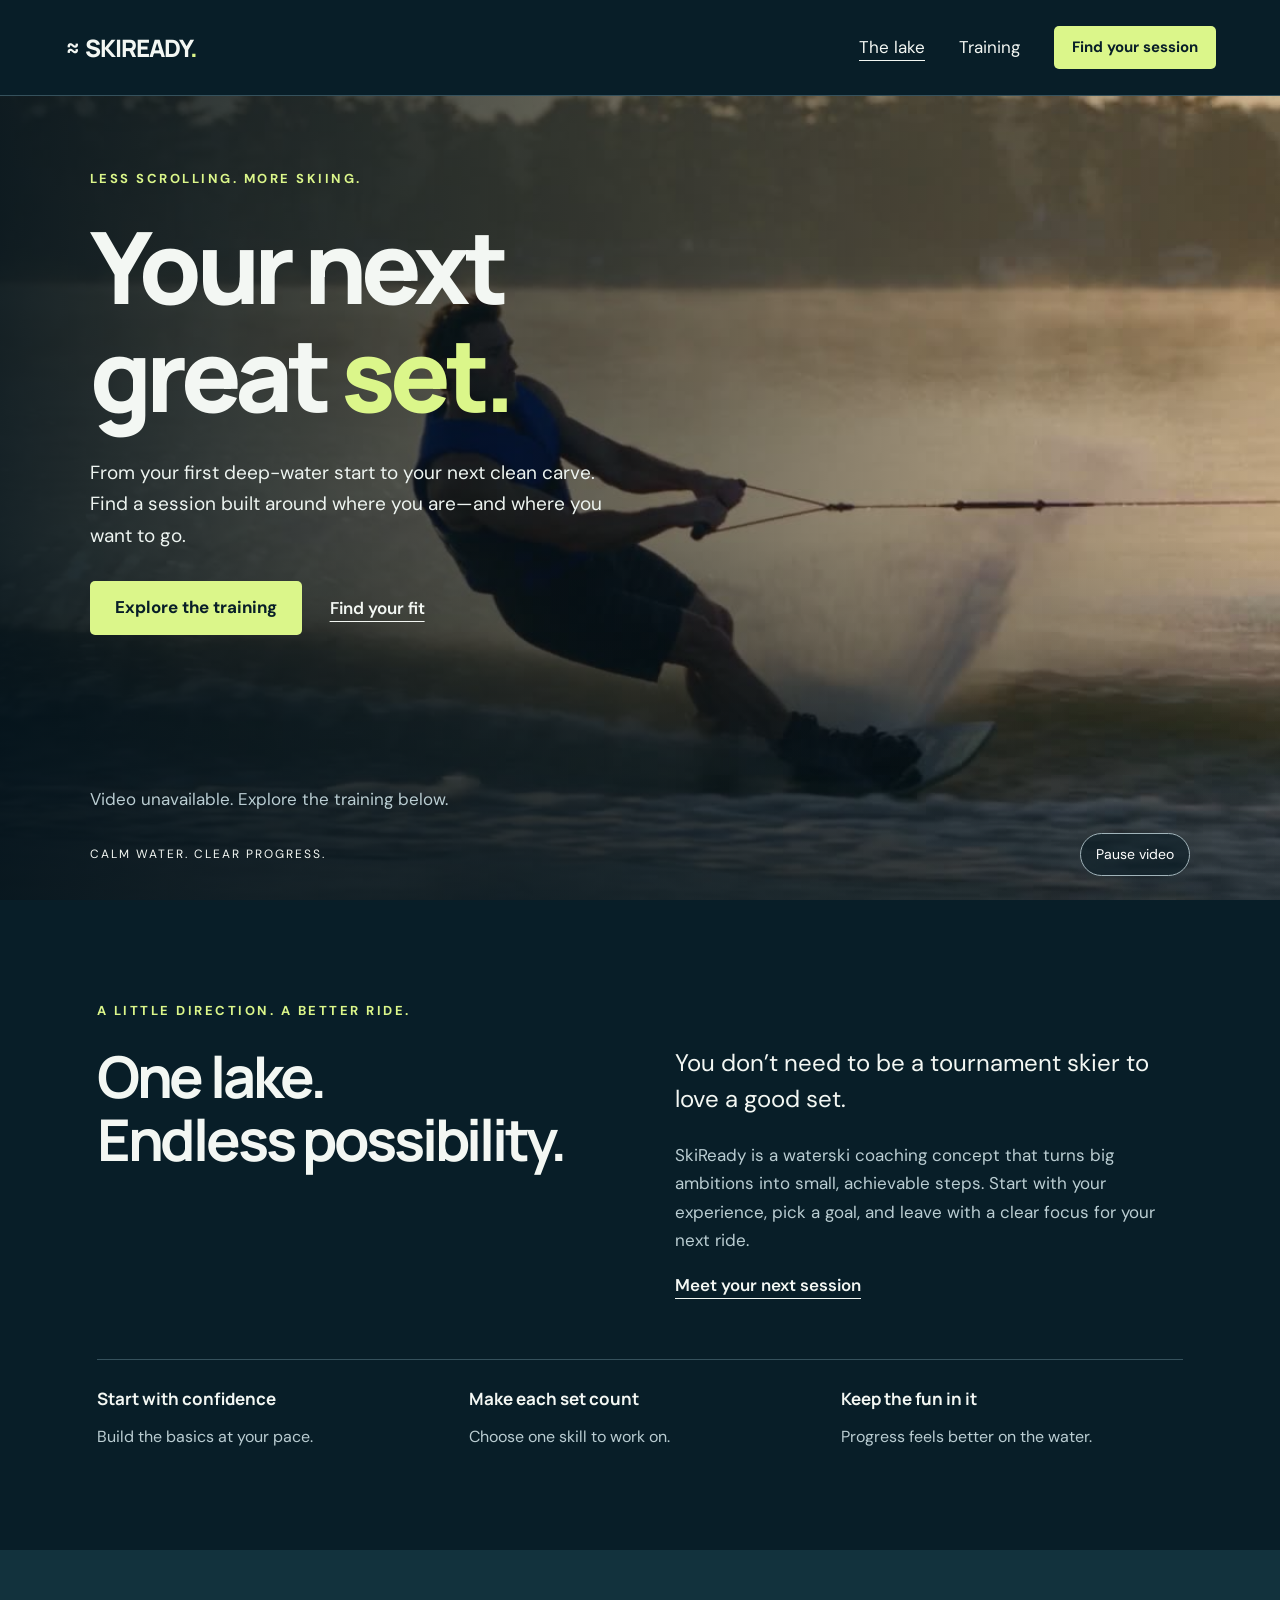
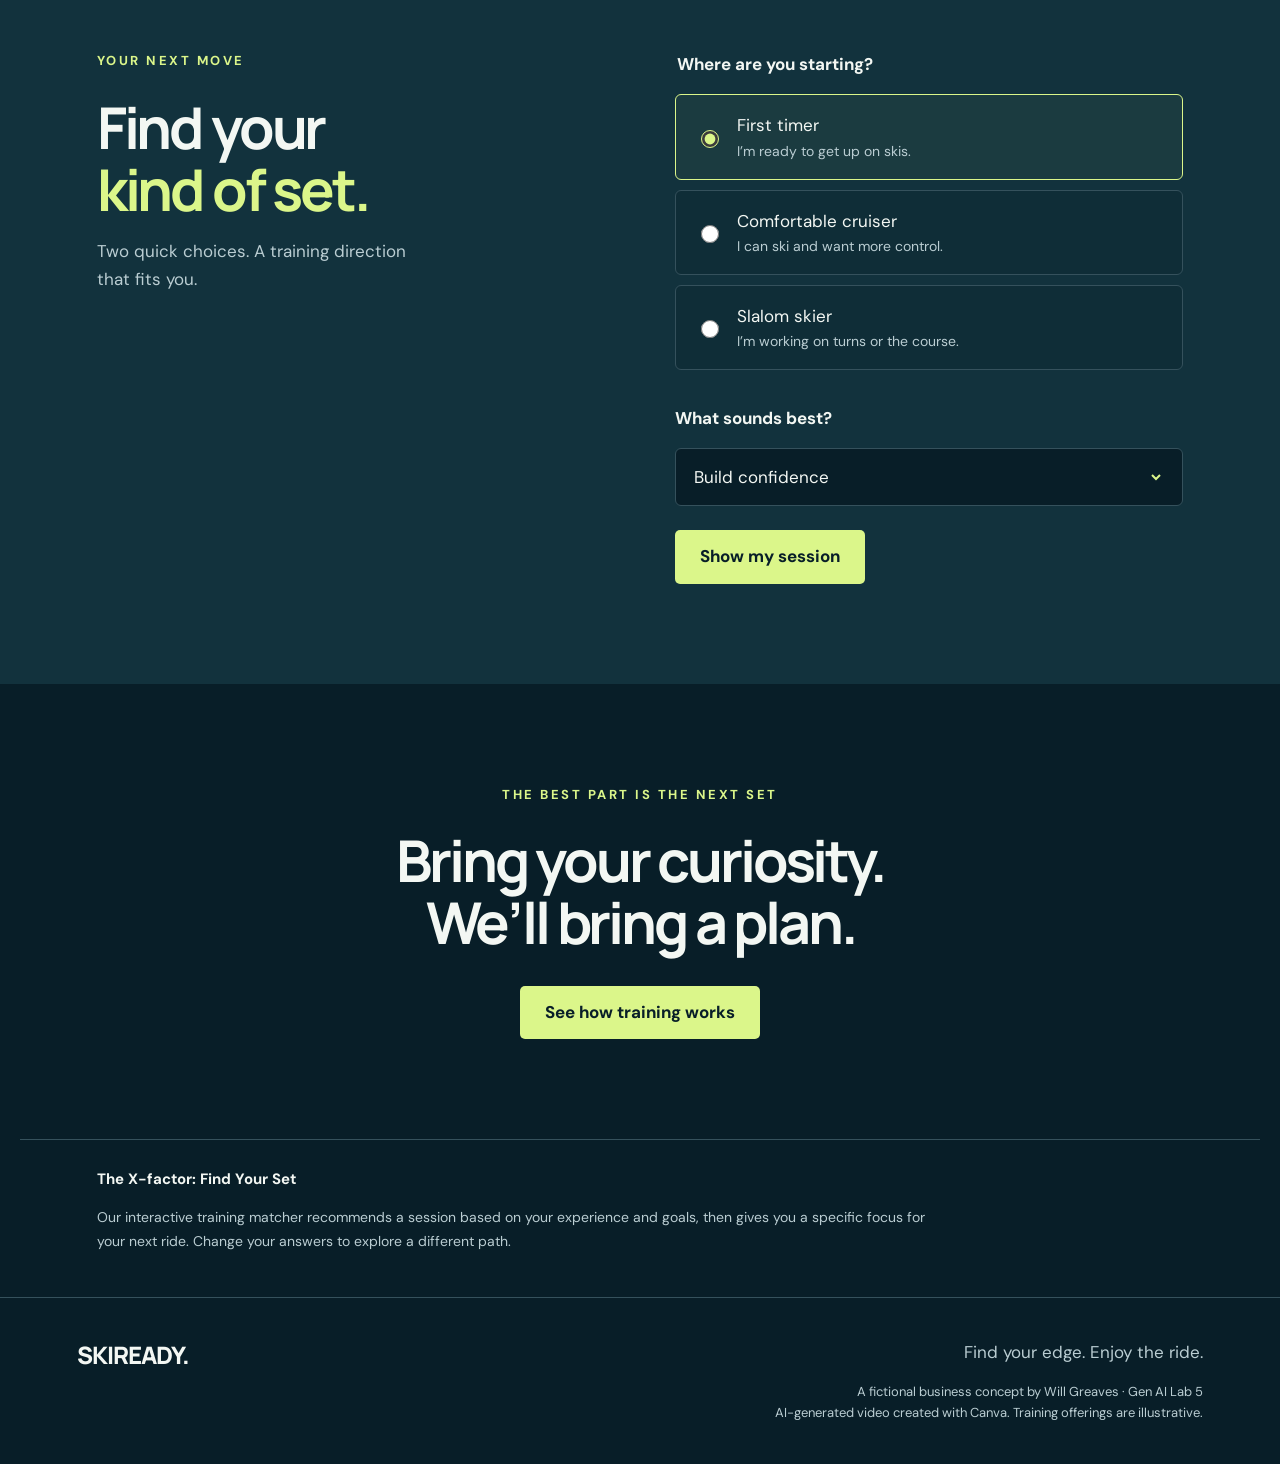
<file: index.html>
<!doctype html>
<html lang="en"><head><meta charset="utf-8"><meta name="viewport" content="width=device-width, initial-scale=1"><meta name="description" content="Find your next great set with SkiReady, a waterski coaching concept for every stage."><meta name="theme-color" content="#081e28"><title>SkiReady — Find your edge</title><link rel="stylesheet" href="style.css"></head><body>
<a class="skip" href="#main">Skip to content</a><header><a class="brand" href="index.html">≈ SKIREADY<span>.</span></a><nav aria-label="Main navigation"><a href="index.html" aria-current="page">The lake</a><a href="training.html">Training</a><a class="button small" href="#quiz">Find your session</a></nav></header>
<main id="main"><section class="hero"><video id="hero-video" autoplay loop muted playsinline preload="auto" poster="poster.jpg" aria-label="AI-generated slalom waterskiing at sunrise"><source src="waterski.mp4" type="video/mp4"></video><div class="shade"></div><div class="hero-copy"><p class="eyebrow">LESS SCROLLING. MORE SKIING.</p><h1>Your next<br>great <em>set.</em></h1><p>From your first deep-water start to your next clean carve. Find a session built around where you are—and where you want to go.</p><div class="actions"><a class="button" href="training.html">Explore the training</a><a class="text-link" href="#quiz">Find your fit</a></div></div><div class="hero-bottom"><span>CALM WATER. CLEAR PROGRESS.</span><button id="video-toggle" type="button" aria-pressed="false">Pause video</button></div><p id="video-error" hidden>Video unavailable. Explore the training below.</p></section>
<section class="wrap"><p class="eyebrow">A LITTLE DIRECTION. A BETTER RIDE.</p><div class="split"><h2>One lake.<br>Endless possibility.</h2><div><p class="lead">You don’t need to be a tournament skier to love a good set.</p><p>SkiReady is a waterski coaching concept that turns big ambitions into small, achievable steps. Start with your experience, pick a goal, and leave with a clear focus for your next ride.</p><a class="text-link" href="training.html">Meet your next session</a></div></div><div class="principles"><div><h3>Start with confidence</h3><p>Build the basics at your pace.</p></div><div><h3>Make each set count</h3><p>Choose one skill to work on.</p></div><div><h3>Keep the fun in it</h3><p>Progress feels better on the water.</p></div></div></section>
<section id="quiz" class="panel"><div class="wrap quiz-grid"><div><p class="eyebrow">YOUR NEXT MOVE</p><h2>Find your<br><em>kind of set.</em></h2><p>Two quick choices. A training direction that fits you.</p></div><form id="training-quiz"><fieldset><legend>Where are you starting?</legend><label class="option"><input type="radio" name="experience" value="new" checked required><span>First timer<small>I’m ready to get up on skis.</small></span></label><label class="option"><input type="radio" name="experience" value="cruiser"><span>Comfortable cruiser<small>I can ski and want more control.</small></span></label><label class="option"><input type="radio" name="experience" value="slalom"><span>Slalom skier<small>I’m working on turns or the course.</small></span></label></fieldset><label class="select-label" for="goal">What sounds best?</label><select id="goal" name="goal"><option value="confidence">Build confidence</option><option value="technique">Sharpen technique</option><option value="course">Work toward the course</option></select><button class="button" type="submit">Show my session</button><div id="quiz-result" class="result" role="status" aria-live="polite" hidden></div></form></div></section>
<section class="wrap closing"><p class="eyebrow">THE BEST PART IS THE NEXT SET</p><h2>Bring your curiosity.<br>We’ll bring a plan.</h2><a class="button" href="training.html">See how training works</a></section>
<aside class="wrap x-factor"><strong>The X-factor: Find Your Set</strong><p>Our interactive training matcher recommends a session based on your experience and goals, then gives you a specific focus for your next ride. Change your answers to explore a different path.</p></aside></main>
<footer><a class="brand" href="index.html">SKIREADY.</a><p>Find your edge. Enjoy the ride.</p><p class="fine">A fictional business concept by Will Greaves · Gen AI Lab 5<br>AI-generated video created with Canva. Training offerings are illustrative.</p></footer><script src="script.js"></script><script>window.chtlConfig = { chatbotId: "2638198595" };</script>
<script async data-id="2638198595" id="chtl-script" type="text/javascript" src="https://chatling.ai/js/embed.js"></script>
</body></html>
</file>
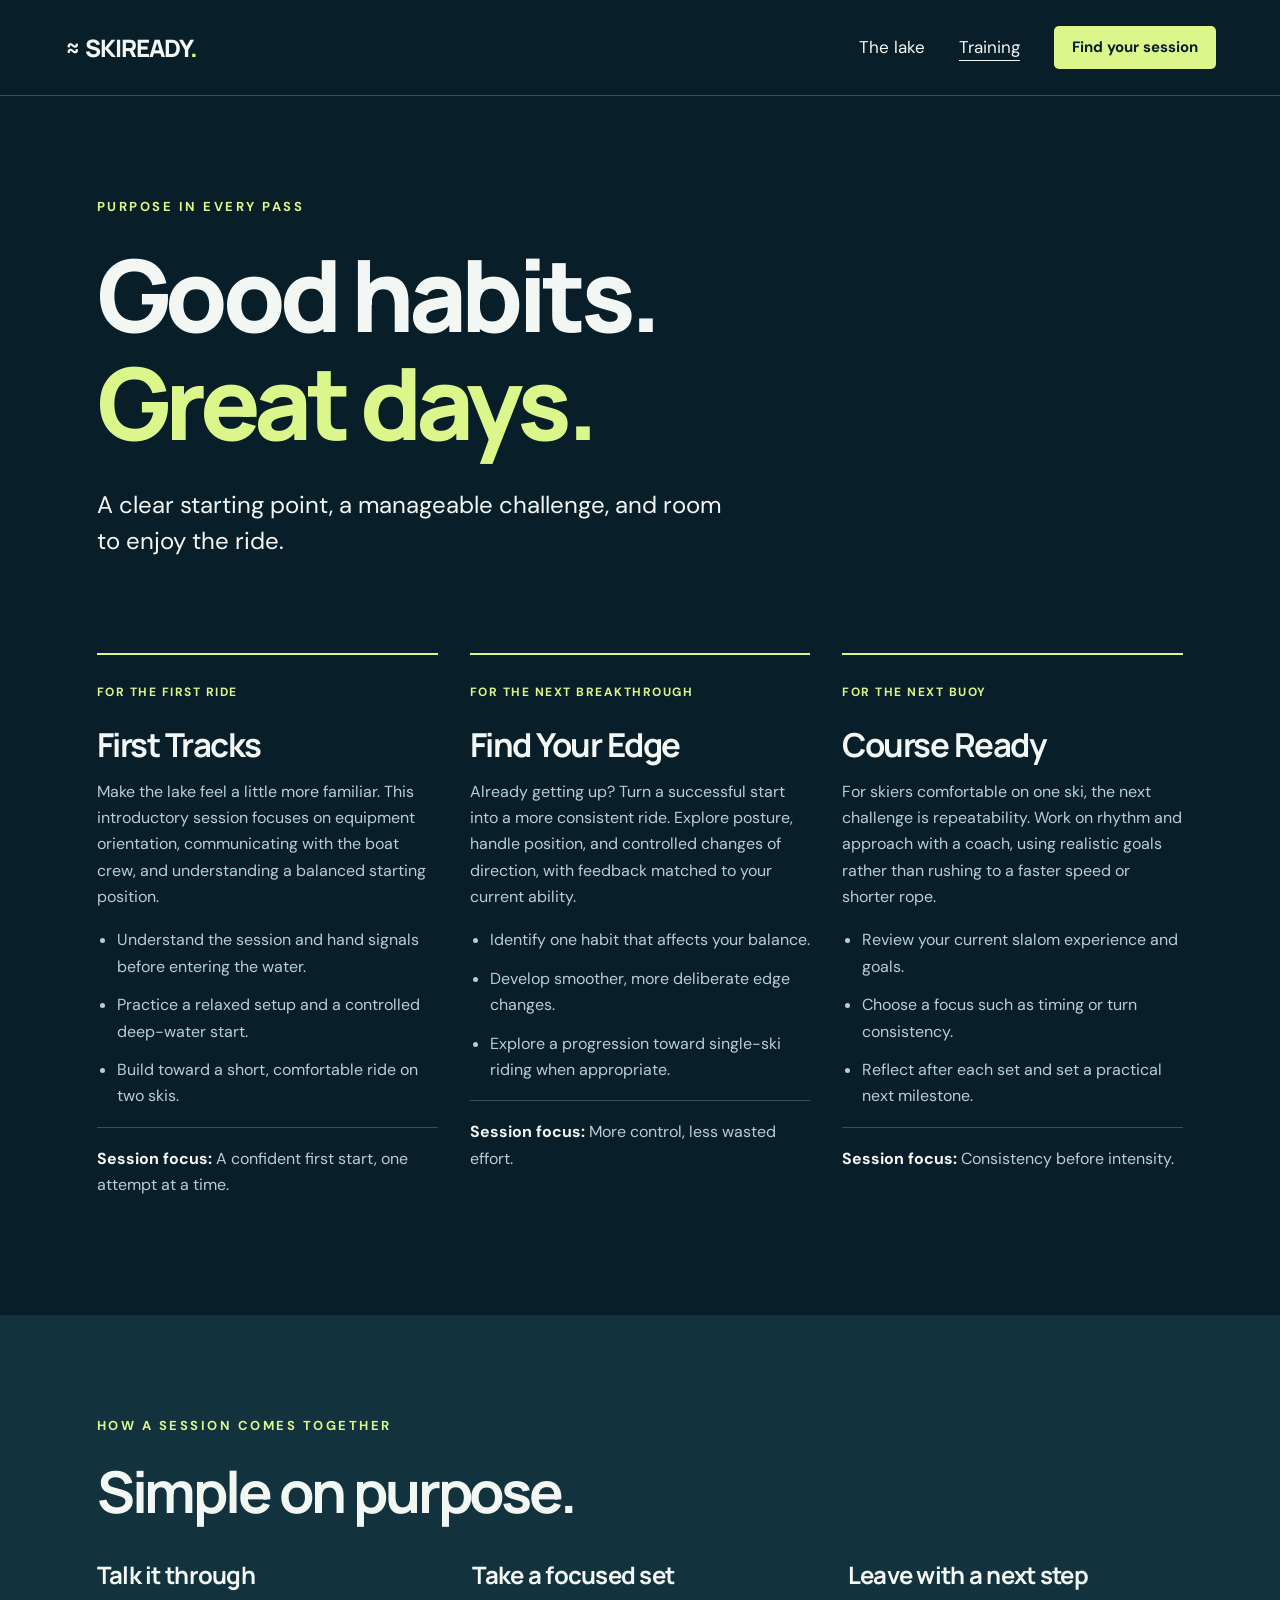
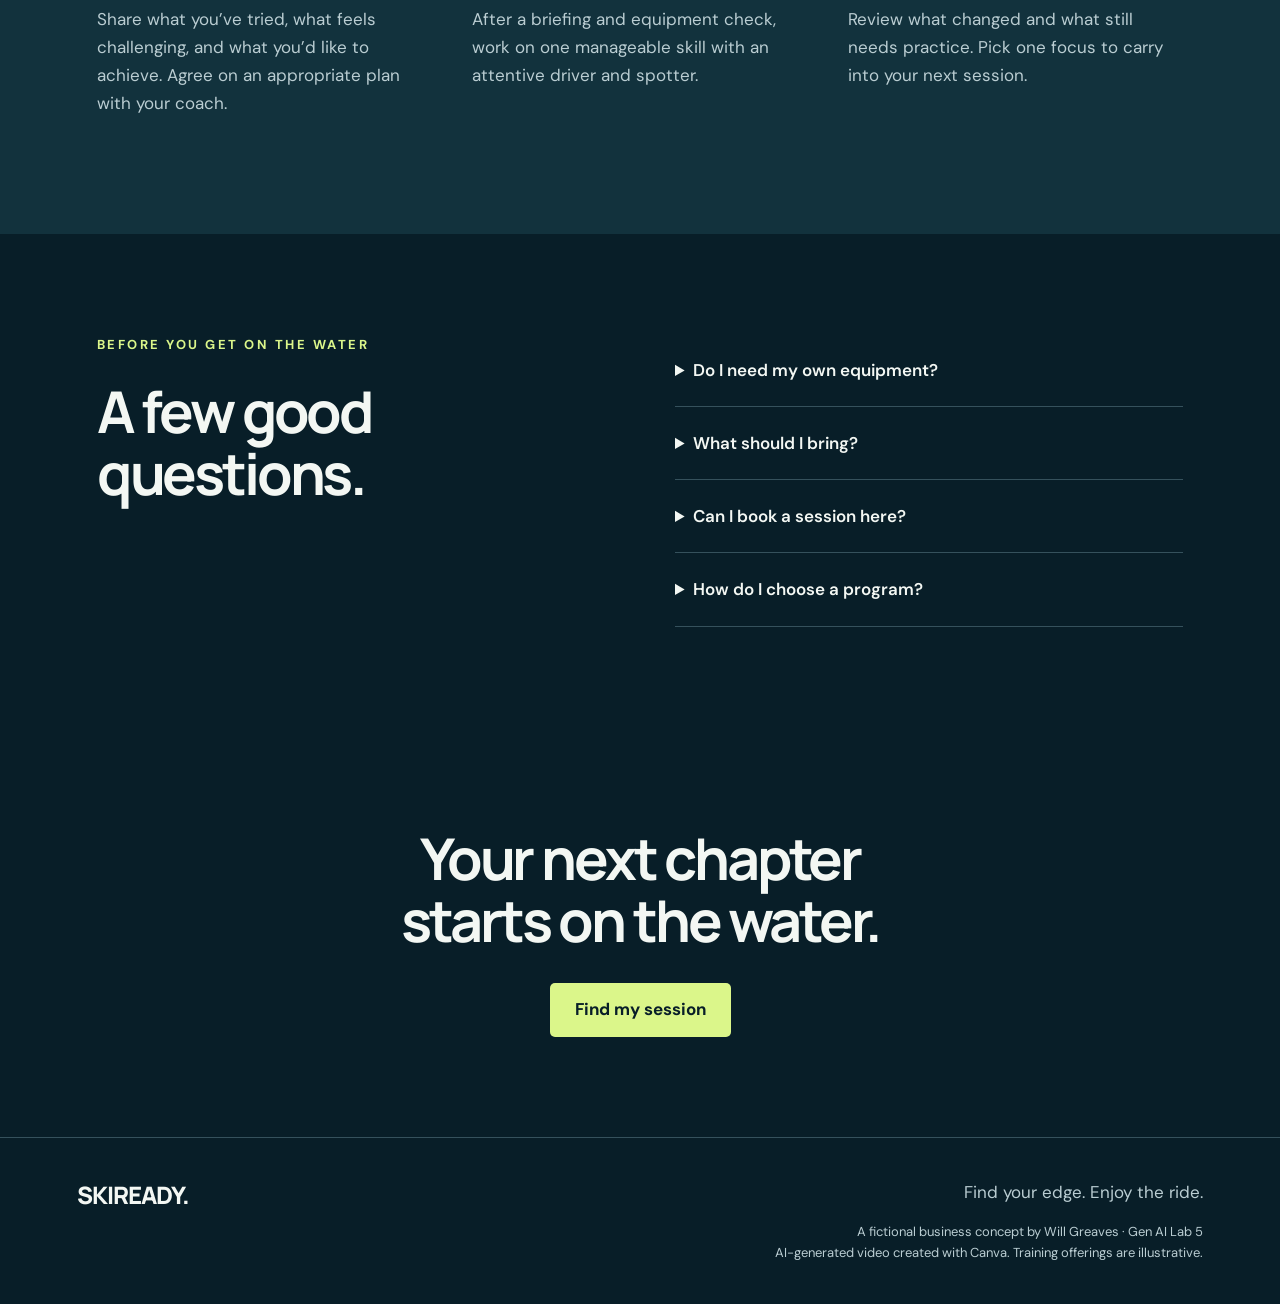
<file: training.html>
<!doctype html>
<html lang="en"><head><meta charset="utf-8"><meta name="viewport" content="width=device-width, initial-scale=1"><meta name="description" content="Explore SkiReady training concepts for first rides, confident turns, and the next buoy."><meta name="theme-color" content="#081e28"><title>Training | SkiReady</title><link rel="stylesheet" href="style.css"></head><body>
<a class="skip" href="#main">Skip to content</a><header><a class="brand" href="index.html">≈ SKIREADY<span>.</span></a><nav aria-label="Main navigation"><a href="index.html">The lake</a><a href="training.html" aria-current="page">Training</a><a class="button small" href="index.html#quiz">Find your session</a></nav></header>
<main id="main"><section class="wrap page-hero"><p class="eyebrow">PURPOSE IN EVERY PASS</p><h1>Good habits.<br><em>Great days.</em></h1><p class="lead">A clear starting point, a manageable challenge, and room to enjoy the ride.</p></section>
<section class="wrap programs" aria-label="Training programs"><article id="first"><p class="eyebrow">FOR THE FIRST RIDE</p><h2>First Tracks</h2><p>Make the lake feel a little more familiar. This introductory session focuses on equipment orientation, communicating with the boat crew, and understanding a balanced starting position.</p><ul><li>Understand the session and hand signals before entering the water.</li><li>Practice a relaxed setup and a controlled deep-water start.</li><li>Build toward a short, comfortable ride on two skis.</li></ul><p class="focus"><strong>Session focus:</strong> A confident first start, one attempt at a time.</p></article>
<article id="edge"><p class="eyebrow">FOR THE NEXT BREAKTHROUGH</p><h2>Find Your Edge</h2><p>Already getting up? Turn a successful start into a more consistent ride. Explore posture, handle position, and controlled changes of direction, with feedback matched to your current ability.</p><ul><li>Identify one habit that affects your balance.</li><li>Develop smoother, more deliberate edge changes.</li><li>Explore a progression toward single-ski riding when appropriate.</li></ul><p class="focus"><strong>Session focus:</strong> More control, less wasted effort.</p></article>
<article id="course"><p class="eyebrow">FOR THE NEXT BUOY</p><h2>Course Ready</h2><p>For skiers comfortable on one ski, the next challenge is repeatability. Work on rhythm and approach with a coach, using realistic goals rather than rushing to a faster speed or shorter rope.</p><ul><li>Review your current slalom experience and goals.</li><li>Choose a focus such as timing or turn consistency.</li><li>Reflect after each set and set a practical next milestone.</li></ul><p class="focus"><strong>Session focus:</strong> Consistency before intensity.</p></article></section>
<section class="panel"><div class="wrap"><p class="eyebrow">HOW A SESSION COMES TOGETHER</p><h2>Simple on purpose.</h2><div class="steps"><article><h3>Talk it through</h3><p>Share what you’ve tried, what feels challenging, and what you’d like to achieve. Agree on an appropriate plan with your coach.</p></article><article><h3>Take a focused set</h3><p>After a briefing and equipment check, work on one manageable skill with an attentive driver and spotter.</p></article><article><h3>Leave with a next step</h3><p>Review what changed and what still needs practice. Pick one focus to carry into your next session.</p></article></div></div></section>
<section class="wrap faq"><div><p class="eyebrow">BEFORE YOU GET ON THE WATER</p><h2>A few good<br>questions.</h2></div><div><details><summary>Do I need my own equipment?</summary><p>For this business concept, equipment needs would be discussed before booking. Suitability, sizing, and availability would be confirmed with the operator.</p></details><details><summary>What should I bring?</summary><p>Swimwear, a towel, drinking water, and sun protection are useful starting points. Confirm equipment, flotation requirements, and site rules with your instructor before attending.</p></details><details><summary>Can I book a session here?</summary><p>SkiReady is a class project, so this website does not accept bookings or payments. The programs demonstrate how a coaching business could help visitors choose a training direction.</p></details><details><summary>How do I choose a program?</summary><p>Try the training matcher on the home page. It gives an illustrative starting point; an instructor would confirm your readiness and adapt the session.</p></details></div></section><section class="wrap closing"><h2>Your next chapter<br>starts on the water.</h2><a class="button" href="index.html#quiz">Find my session</a></section></main>
<footer><a class="brand" href="index.html">SKIREADY.</a><p>Find your edge. Enjoy the ride.</p><p class="fine">A fictional business concept by Will Greaves · Gen AI Lab 5<br>AI-generated video created with Canva. Training offerings are illustrative.</p></footer><script src="script.js"></script><script>window.chtlConfig = { chatbotId: "2638198595" };</script>
<script async data-id="2638198595" id="chtl-script" type="text/javascript" src="https://chatling.ai/js/embed.js"></script>
</body></html>
</file>
<file: style.css>
@import url('https://fonts.googleapis.com/css2?family=DM+Sans:wght@400;500;600;700&family=Manrope:wght@400;600;700;800&display=swap');
:root{--bg:#081e28;--panel:#12323d;--ink:#f3f7f3;--muted:#bacdd2;--lime:#dbf68a;--line:#35515c}*{box-sizing:border-box}html{scroll-behavior:smooth;scroll-padding-top:30px}body{margin:0;background:var(--bg);color:var(--ink);font:17px/1.65 'DM Sans',sans-serif}a{color:inherit;text-decoration:none}button,input,select{font:inherit}a:focus-visible,button:focus-visible,input:focus-visible,select:focus-visible,summary:focus-visible{outline:3px solid var(--lime);outline-offset:5px}.skip{position:absolute;top:-100px;z-index:10;background:var(--lime);color:var(--bg);padding:12px}.skip:focus{top:10px}header{height:96px;padding:0 5%;display:flex;justify-content:space-between;align-items:center;border-bottom:1px solid var(--line)}.brand{font:800 24px 'Manrope',sans-serif;letter-spacing:-1px}.brand span{color:var(--lime)}nav{display:flex;align-items:center;gap:34px}nav a:hover,.text-link:hover{color:var(--lime)}nav a[aria-current]{text-decoration:underline;text-underline-offset:7px}.button{display:inline-flex;align-items:center;justify-content:center;border:0;border-radius:5px;background:var(--lime);color:var(--bg);font-weight:700;padding:15px 25px;line-height:1.4;cursor:pointer;transition:transform .2s,background .2s}.button:hover{background:#eaffb3;color:var(--bg);transform:translateY(-2px)}.small{font-size:15px;padding:11px 18px}.hero{height:calc(100svh - 96px);min-height:700px;max-height:1000px;position:relative;overflow:hidden;background:#153b49}.hero video,.shade{position:absolute;inset:0;height:100%;width:100%;object-fit:cover}.shade{background:linear-gradient(90deg,#02121be8,#02121b80 55%,#02121b10),linear-gradient(0deg,#02121b99,transparent 45%)}.hero-copy{position:relative;padding:8vh 7% 110px;max-width:850px}.eyebrow{font-size:13px;letter-spacing:2.5px;font-weight:700;color:var(--lime);margin:0 0 24px}h1,h2,h3{font-family:'Manrope',sans-serif;line-height:1.08;letter-spacing:-.055em;margin:0}h1{font-size:clamp(64px,7.8vw,116px);font-weight:800}h2{font-size:clamp(38px,4.5vw,64px)}h3{font-size:24px;letter-spacing:-.03em}em{font-style:normal;color:var(--lime)}p{color:var(--muted)}.hero-copy>p:not(.eyebrow){color:#edf4f0;max-width:520px;font-size:19px;margin:28px 0}.actions{display:flex;align-items:center;gap:28px;margin-top:30px}.text-link{font-weight:600;text-decoration:underline;text-underline-offset:7px}.hero-bottom{position:absolute;bottom:24px;left:7%;right:7%;display:flex;justify-content:space-between;align-items:center;font-size:12px;letter-spacing:2px}#video-toggle{border:1px solid #a1b4ba;color:white;background:#071c2588;padding:9px 15px;border-radius:30px;font-size:14px;cursor:pointer}#video-error{position:absolute;bottom:70px;left:7%}.wrap{max-width:1240px;margin:auto;padding:100px 6%}.split,.quiz-grid,.faq{display:grid;grid-template-columns:1fr 1fr;gap:70px}.lead{font-size:24px;line-height:1.5;color:var(--ink);margin-top:0}.principles{display:grid;grid-template-columns:repeat(3,1fr);gap:30px;border-top:1px solid var(--line);padding-top:30px;margin-top:60px}.principles h3{font-size:17px;letter-spacing:0}.principles p{font-size:16px;margin-bottom:0}.panel{background:var(--panel)}.quiz-grid>div>p:last-child{max-width:340px}fieldset{padding:0;border:0;margin:0 0 24px}legend,.select-label{display:block;font-weight:700;margin-bottom:16px}.option{display:flex;align-items:center;gap:15px;padding:16px 20px;border:1px solid var(--line);border-radius:6px;margin-bottom:10px;background:#071c2540;cursor:pointer}.option:has(input:checked){border-color:var(--lime);background:#dbf68a0b}input{accent-color:var(--lime);width:18px;height:18px;flex-shrink:0}small{display:block;font-size:14px;color:var(--muted)}select{appearance:none;width:100%;border:1px solid var(--line);background:var(--bg) url("data:image/svg+xml,%3Csvg xmlns='http://www.w3.org/2000/svg' width='16' height='16' viewBox='0 0 16 16'%3E%3Cpath d='m4 6 4 4 4-4' fill='none' stroke='%23dbf68a' stroke-width='2'/%3E%3C/svg%3E") no-repeat right 18px center;color:var(--ink);padding:14px 42px 14px 18px;border-radius:6px;margin-bottom:24px}.result{padding:24px;border-left:3px solid var(--lime);background:var(--bg);margin-top:24px}.result h3{font-size:28px}.result a{color:var(--lime);text-decoration:underline}.closing{text-align:center}.closing .button{margin-top:32px}.x-factor{border-top:1px solid var(--line);padding-top:24px;padding-bottom:30px}.x-factor strong{font-size:15px}.x-factor p{font-size:14px;max-width:850px}footer{border-top:1px solid var(--line);padding:40px 6%;display:grid;grid-template-columns:1fr 1fr;gap:10px}footer p{margin:0;text-align:right}.fine{font-size:13px;grid-column:1/-1}.page-hero{padding-bottom:70px}.page-hero .lead{max-width:640px;margin-top:30px}.programs{padding-top:0;display:grid;grid-template-columns:repeat(3,1fr);gap:32px}.programs article{border-top:2px solid var(--lime);padding-top:28px}.programs h2{font-size:33px;letter-spacing:-1.5px}.programs .eyebrow{font-size:12px;letter-spacing:1.5px}.programs p,.programs li{font-size:16px}.programs ul{padding-left:20px;color:var(--muted)}li+li{margin-top:12px}.focus{padding-top:18px;border-top:1px solid var(--line)}.focus strong{color:var(--ink)}.steps{display:grid;grid-template-columns:repeat(3,1fr);gap:40px;margin-top:40px}details{padding:22px 0;border-bottom:1px solid var(--line)}summary{cursor:pointer;font-weight:600}details p{font-size:16px}@media(max-width:760px){header{height:80px;padding:0 6%}.brand{font-size:20px}nav{gap:17px}nav>a{font-size:15px}nav .small{display:none}.hero{height:calc(100svh - 80px);min-height:680px}.hero-copy{padding-top:65px}.hero-copy>p:not(.eyebrow){font-size:17px}.hero .eyebrow{font-size:11px}.hero-bottom>span{font-size:10px;letter-spacing:1px}.wrap{padding:65px 7%}.split,.quiz-grid,.faq{grid-template-columns:1fr;gap:35px}.principles,.programs,.steps{grid-template-columns:1fr;gap:25px}.principles{margin-top:35px}.principles>div+div{border-top:1px solid var(--line);padding-top:20px}.programs{padding-top:0}.lead{font-size:21px}.actions{gap:22px}.button{padding:14px 18px}footer{grid-template-columns:1fr}footer p{text-align:left}.x-factor{padding-top:25px;padding-bottom:25px}}@media(prefers-reduced-motion:reduce){html{scroll-behavior:auto}*{transition:none!important}}
</file>
